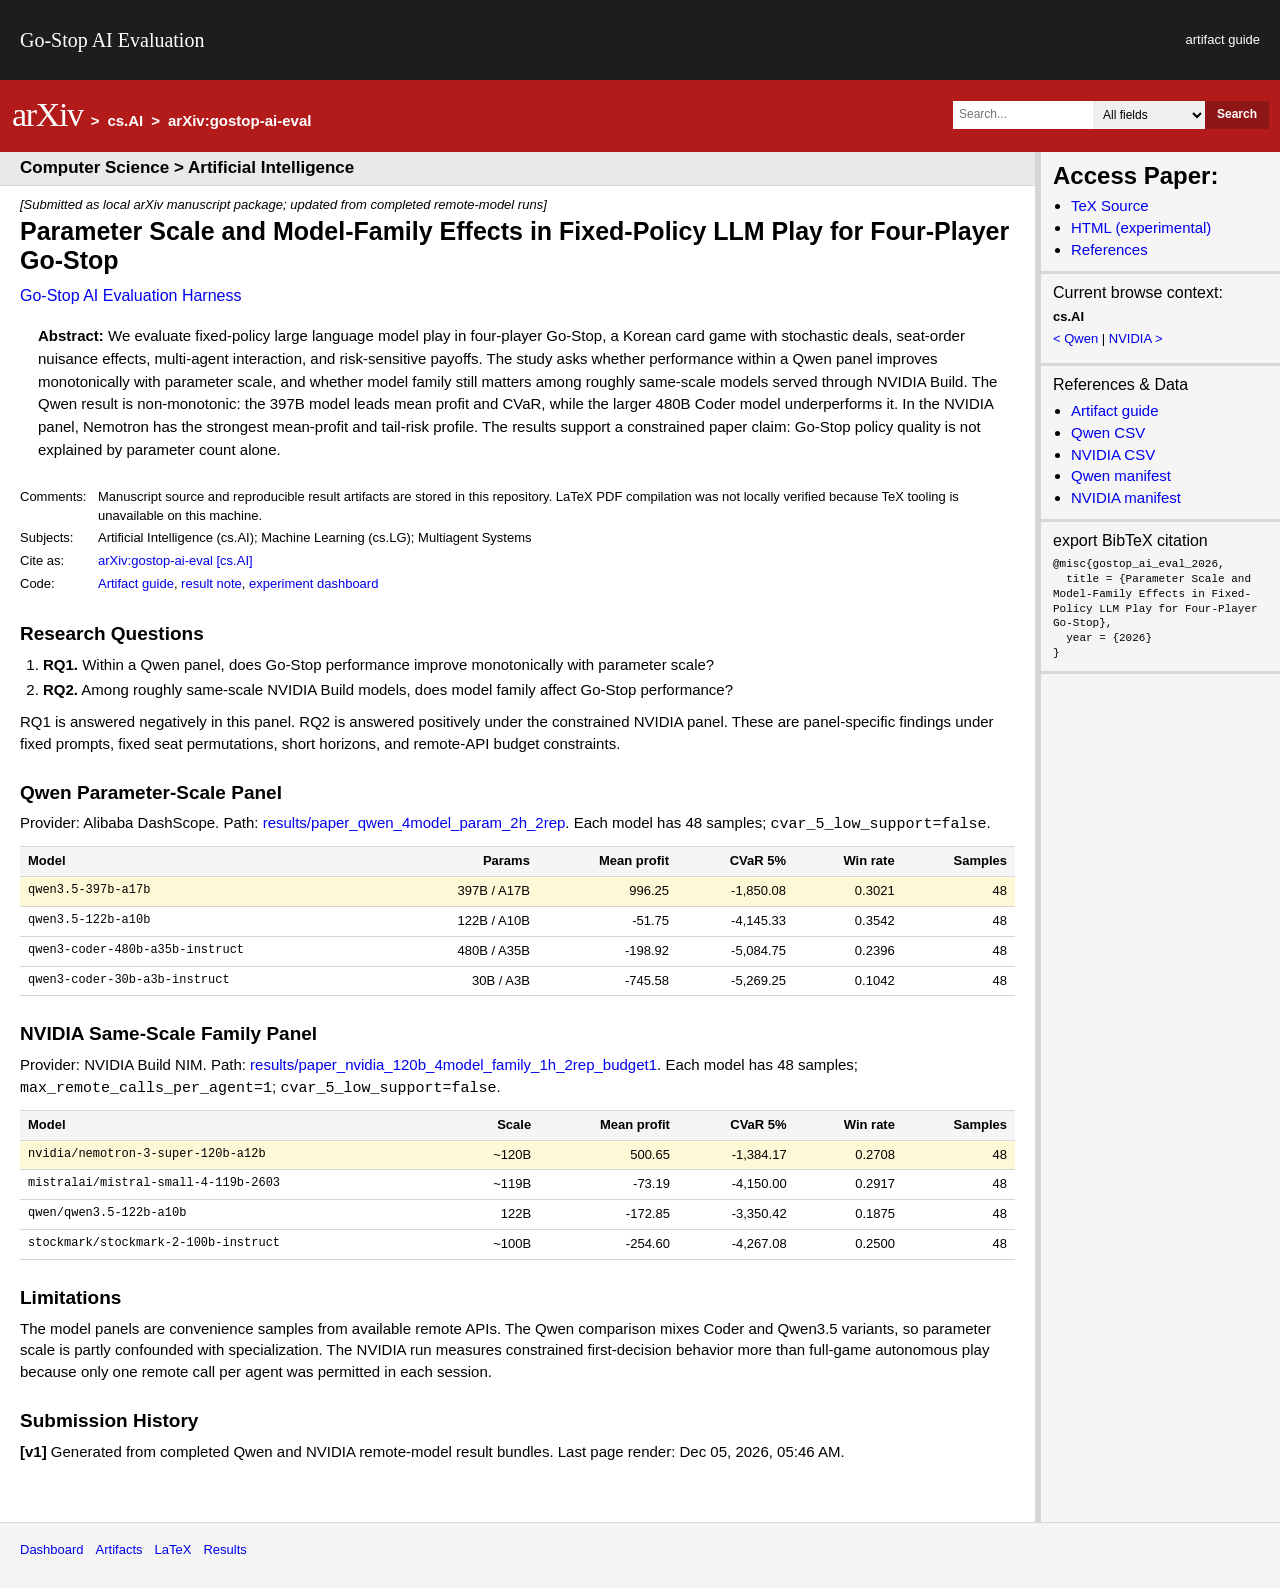
<file: paper.html>
<!DOCTYPE html>
<html lang="ko">
  <head>
    <meta charset="UTF-8" />
    <meta name="viewport" content="width=device-width, initial-scale=1.0" />
    <title>논문 보기</title>
    <script>
      const target = "/dashboard/paper.html" + window.location.search + window.location.hash;
      window.location.replace(target);
    </script>
  </head>
  <body>
    <p><a href="/dashboard/paper.html">논문 보기</a></p>
  </body>
</html>
</file>
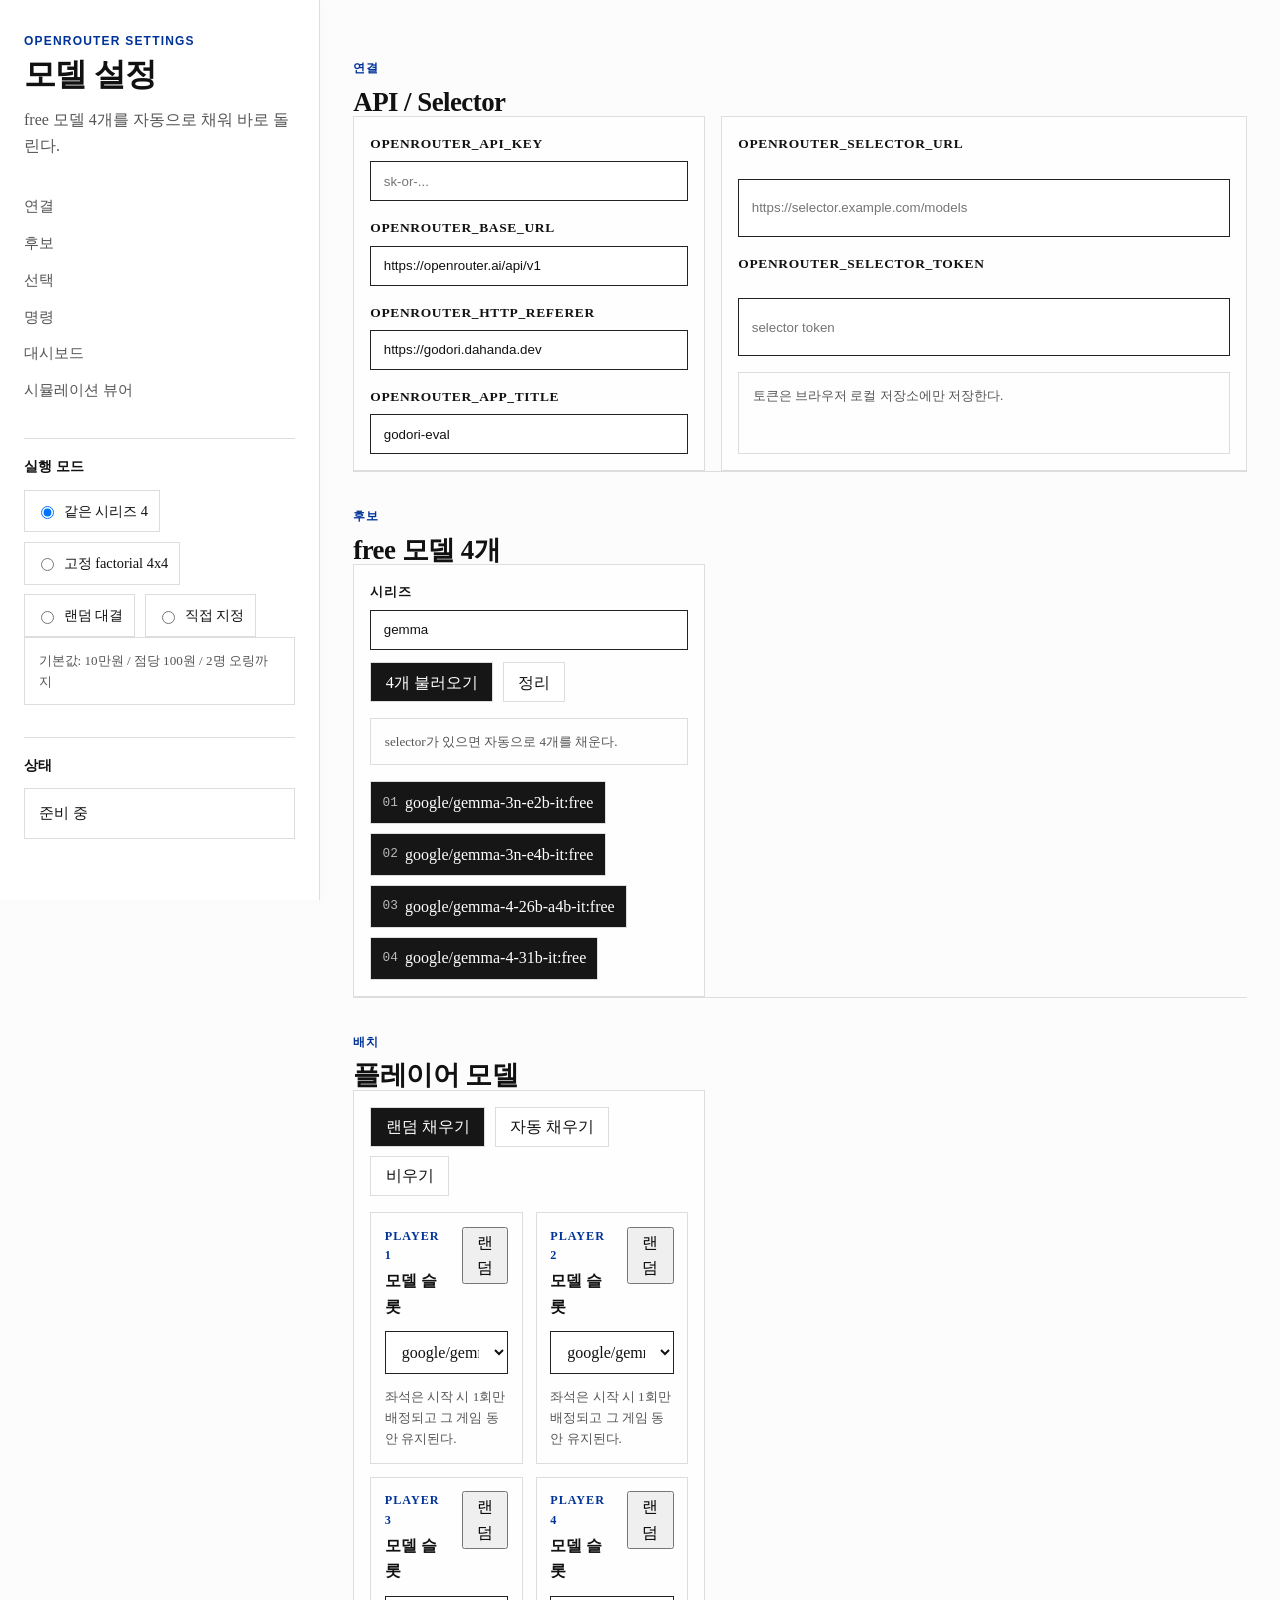
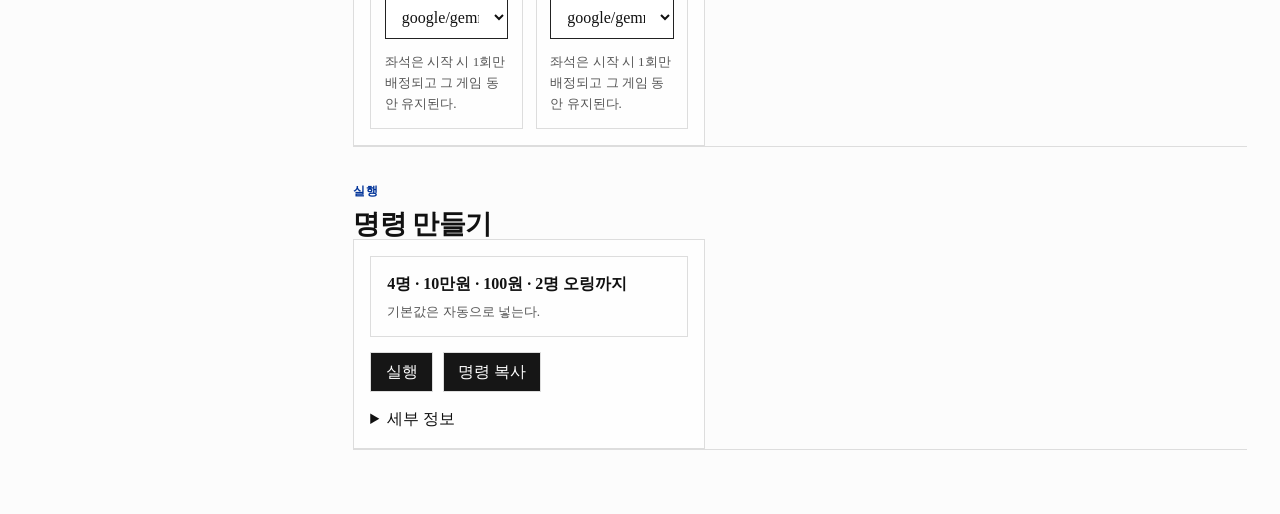
<file: settings.html>
<!DOCTYPE html>
<html lang="ko">
  <head>
    <meta charset="UTF-8" />
    <meta name="viewport" content="width=device-width, initial-scale=1.0" />
    <title>OpenRouter 설정</title>
    <script>
      const target = "/dashboard/settings.html" + window.location.search + window.location.hash;
      window.location.replace(target);
    </script>
  </head>
  <body>
    <p><a href="/dashboard/settings.html">OpenRouter 설정</a></p>
  </body>
</html>
</file>
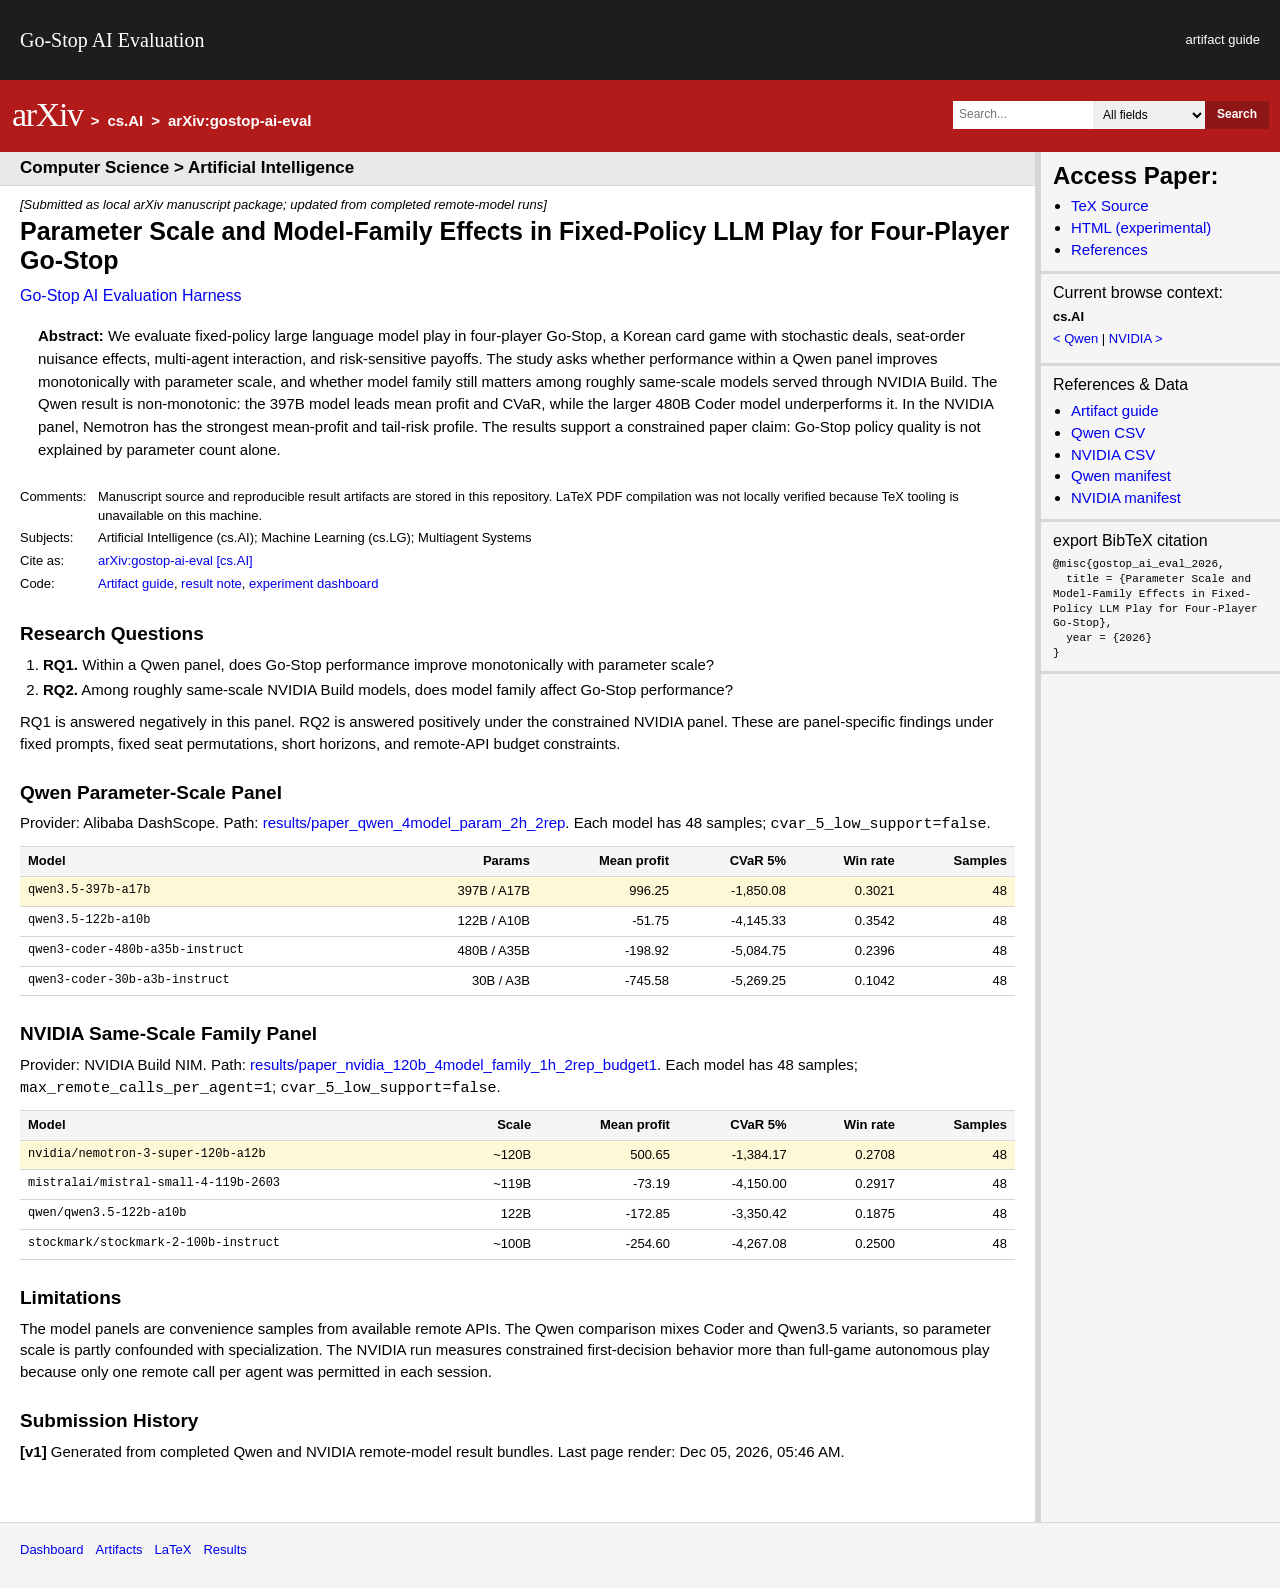
<file: dashboard/paper.html>
<!DOCTYPE html>
<html lang="en">
  <head>
    <meta charset="UTF-8" />
    <meta name="viewport" content="width=device-width, initial-scale=1.0" />
    <title>arXiv view | Go-Stop AI Evaluation</title>
    <link rel="icon" href="data:image/svg+xml,%3Csvg xmlns='http://www.w3.org/2000/svg' viewBox='0 0 16 16'%3E%3Crect width='16' height='16' fill='%23b31b1b'/%3E%3Cpath d='M3 8h10M8 3v10M4.5 4.5l7 7M11.5 4.5l-7 7' stroke='white' stroke-width='1.2'/%3E%3C/svg%3E" />
    <link rel="stylesheet" href="./paper.css" />
  </head>
  <body>
    <header class="site-note" aria-label="repository notice">
      <a href="index.html" class="cornell-mark">Go-Stop AI Evaluation</a>
      <a href="../paper/ARTIFACTS.md">artifact guide</a>
    </header>

    <header class="arxiv-bar" aria-label="arXiv style navigation">
      <div class="arxiv-crumb">
        <a class="arxiv-logo" href="./paper.html" aria-label="arXiv style paper page">arXiv</a>
        <span>&gt;</span>
        <a href="index.html">cs.AI</a>
        <span>&gt;</span>
        <span>arXiv:gostop-ai-eval</span>
      </div>
      <form class="search" action="./paper.html" role="search">
        <input type="search" name="q" placeholder="Search..." aria-label="Search term" />
        <select aria-label="Search field">
          <option>All fields</option>
          <option>Title</option>
          <option>Author</option>
          <option>Abstract</option>
        </select>
        <button type="submit">Search</button>
      </form>
    </header>

    <main id="content" class="paper-shell">
      <article class="abs" aria-labelledby="paper-title">
        <div class="subject-line">Computer Science &gt; Artificial Intelligence</div>

        <p class="dateline">[Submitted as local arXiv manuscript package; updated from completed remote-model runs]</p>
        <h1 id="paper-title">Parameter Scale and Model-Family Effects in Fixed-Policy LLM Play for Four-Player Go-Stop</h1>
        <p class="authors">
          <a href="../paper/arxiv_main.tex">Go-Stop AI Evaluation Harness</a>
        </p>

        <blockquote class="abstract">
          <span class="descriptor">Abstract:</span>
          We evaluate fixed-policy large language model play in four-player Go-Stop, a Korean card game with stochastic deals, seat-order nuisance effects, multi-agent interaction, and risk-sensitive payoffs. The study asks whether performance within a Qwen panel improves monotonically with parameter scale, and whether model family still matters among roughly same-scale models served through NVIDIA Build. The Qwen result is non-monotonic: the 397B model leads mean profit and CVaR, while the larger 480B Coder model underperforms it. In the NVIDIA panel, Nemotron has the strongest mean-profit and tail-risk profile. The results support a constrained paper claim: Go-Stop policy quality is not explained by parameter count alone.
        </blockquote>

        <table class="metadata" aria-label="paper metadata">
          <tbody>
            <tr>
              <th>Comments:</th>
              <td>Manuscript source and reproducible result artifacts are stored in this repository. LaTeX PDF compilation was not locally verified because TeX tooling is unavailable on this machine.</td>
            </tr>
            <tr>
              <th>Subjects:</th>
              <td>Artificial Intelligence (cs.AI); Machine Learning (cs.LG); Multiagent Systems</td>
            </tr>
            <tr>
              <th>Cite as:</th>
              <td><a href="../paper/arxiv_main.tex">arXiv:gostop-ai-eval [cs.AI]</a></td>
            </tr>
            <tr>
              <th>Code:</th>
              <td><a href="../paper/ARTIFACTS.md">Artifact guide</a>, <a href="../paper/remote_model_results.md">result note</a>, <a href="index.html">experiment dashboard</a></td>
            </tr>
          </tbody>
        </table>

        <section class="paper-section" aria-labelledby="rq-title">
          <h2 id="rq-title">Research Questions</h2>
          <ol class="rq-list">
            <li><strong>RQ1.</strong> Within a Qwen panel, does Go-Stop performance improve monotonically with parameter scale?</li>
            <li><strong>RQ2.</strong> Among roughly same-scale NVIDIA Build models, does model family affect Go-Stop performance?</li>
          </ol>
          <p>
            RQ1 is answered negatively in this panel. RQ2 is answered positively under the constrained NVIDIA panel. These are panel-specific findings under fixed prompts, fixed seat permutations, short horizons, and remote-API budget constraints.
          </p>
        </section>

        <section class="paper-section" aria-labelledby="qwen-title">
          <h2 id="qwen-title">Qwen Parameter-Scale Panel</h2>
          <p>
            Provider: Alibaba DashScope. Path:
            <a href="https://github.com/parktaejun-dev/ai-test-with-gostop/tree/main/results/paper_qwen_4model_param_2h_2rep">results/paper_qwen_4model_param_2h_2rep</a>.
            Each model has 48 samples; <code>cvar_5_low_support=false</code>.
          </p>
          <div class="table-scroll">
            <table class="result-table" id="qwen-table">
              <thead>
                <tr>
                  <th>Model</th>
                  <th>Params</th>
                  <th>Mean profit</th>
                  <th>CVaR 5%</th>
                  <th>Win rate</th>
                  <th>Samples</th>
                </tr>
              </thead>
              <tbody></tbody>
            </table>
          </div>
        </section>

        <section class="paper-section" aria-labelledby="nvidia-title">
          <h2 id="nvidia-title">NVIDIA Same-Scale Family Panel</h2>
          <p>
            Provider: NVIDIA Build NIM. Path:
            <a href="https://github.com/parktaejun-dev/ai-test-with-gostop/tree/main/results/paper_nvidia_120b_4model_family_1h_2rep_budget1">results/paper_nvidia_120b_4model_family_1h_2rep_budget1</a>.
            Each model has 48 samples; <code>max_remote_calls_per_agent=1</code>; <code>cvar_5_low_support=false</code>.
          </p>
          <div class="table-scroll">
            <table class="result-table" id="nvidia-table">
              <thead>
                <tr>
                  <th>Model</th>
                  <th>Scale</th>
                  <th>Mean profit</th>
                  <th>CVaR 5%</th>
                  <th>Win rate</th>
                  <th>Samples</th>
                </tr>
              </thead>
              <tbody></tbody>
            </table>
          </div>
        </section>

        <section class="paper-section" aria-labelledby="limits-title">
          <h2 id="limits-title">Limitations</h2>
          <p>
            The model panels are convenience samples from available remote APIs. The Qwen comparison mixes Coder and Qwen3.5 variants, so parameter scale is partly confounded with specialization. The NVIDIA run measures constrained first-decision behavior more than full-game autonomous play because only one remote call per agent was permitted in each session.
          </p>
        </section>

        <section class="paper-section" aria-labelledby="history-title">
          <h2 id="history-title">Submission History</h2>
          <p>
            <strong>[v1]</strong> Generated from completed Qwen and NVIDIA remote-model result bundles. Last page render:
            <span id="render-date">local</span>.
          </p>
        </section>
      </article>

      <aside class="side-panel" aria-label="paper access links">
        <section>
          <h2>Access Paper:</h2>
          <ul>
            <li><a href="../paper/arxiv_main.tex">TeX Source</a></li>
            <li><a href="../paper/remote_model_results.md">HTML (experimental)</a></li>
            <li><a href="../paper/refs.bib">References</a></li>
          </ul>
        </section>

        <section>
          <h3>Current browse context:</h3>
          <p><strong>cs.AI</strong></p>
          <p><a href="#qwen-title">&lt; Qwen</a> | <a href="#nvidia-title">NVIDIA &gt;</a></p>
        </section>

        <section>
          <h3>References &amp; Data</h3>
          <ul>
            <li><a href="../paper/ARTIFACTS.md">Artifact guide</a></li>
            <li><a href="https://github.com/parktaejun-dev/ai-test-with-gostop/blob/main/results/paper_qwen_4model_param_2h_2rep/agent_performance_table.csv">Qwen CSV</a></li>
            <li><a href="https://github.com/parktaejun-dev/ai-test-with-gostop/blob/main/results/paper_nvidia_120b_4model_family_1h_2rep_budget1/agent_performance_table.csv">NVIDIA CSV</a></li>
            <li><a href="https://github.com/parktaejun-dev/ai-test-with-gostop/blob/main/results/paper_qwen_4model_param_2h_2rep/manifest.json">Qwen manifest</a></li>
            <li><a href="https://github.com/parktaejun-dev/ai-test-with-gostop/blob/main/results/paper_nvidia_120b_4model_family_1h_2rep_budget1/manifest.json">NVIDIA manifest</a></li>
          </ul>
        </section>

        <section class="citation">
          <h3>export BibTeX citation</h3>
          <pre id="bibtex">@misc{gostop_ai_eval_2026,
  title = {Parameter Scale and Model-Family Effects in Fixed-Policy LLM Play for Four-Player Go-Stop},
  year = {2026}
}</pre>
        </section>
      </aside>
    </main>

    <footer class="arxiv-footer">
      <a href="index.html">Dashboard</a>
      <a href="../paper/ARTIFACTS.md">Artifacts</a>
      <a href="../paper/arxiv_main.tex">LaTeX</a>
      <a href="../paper/remote_model_results.md">Results</a>
    </footer>

    <script src="./paper.js" defer></script>
  </body>
</html>
</file>
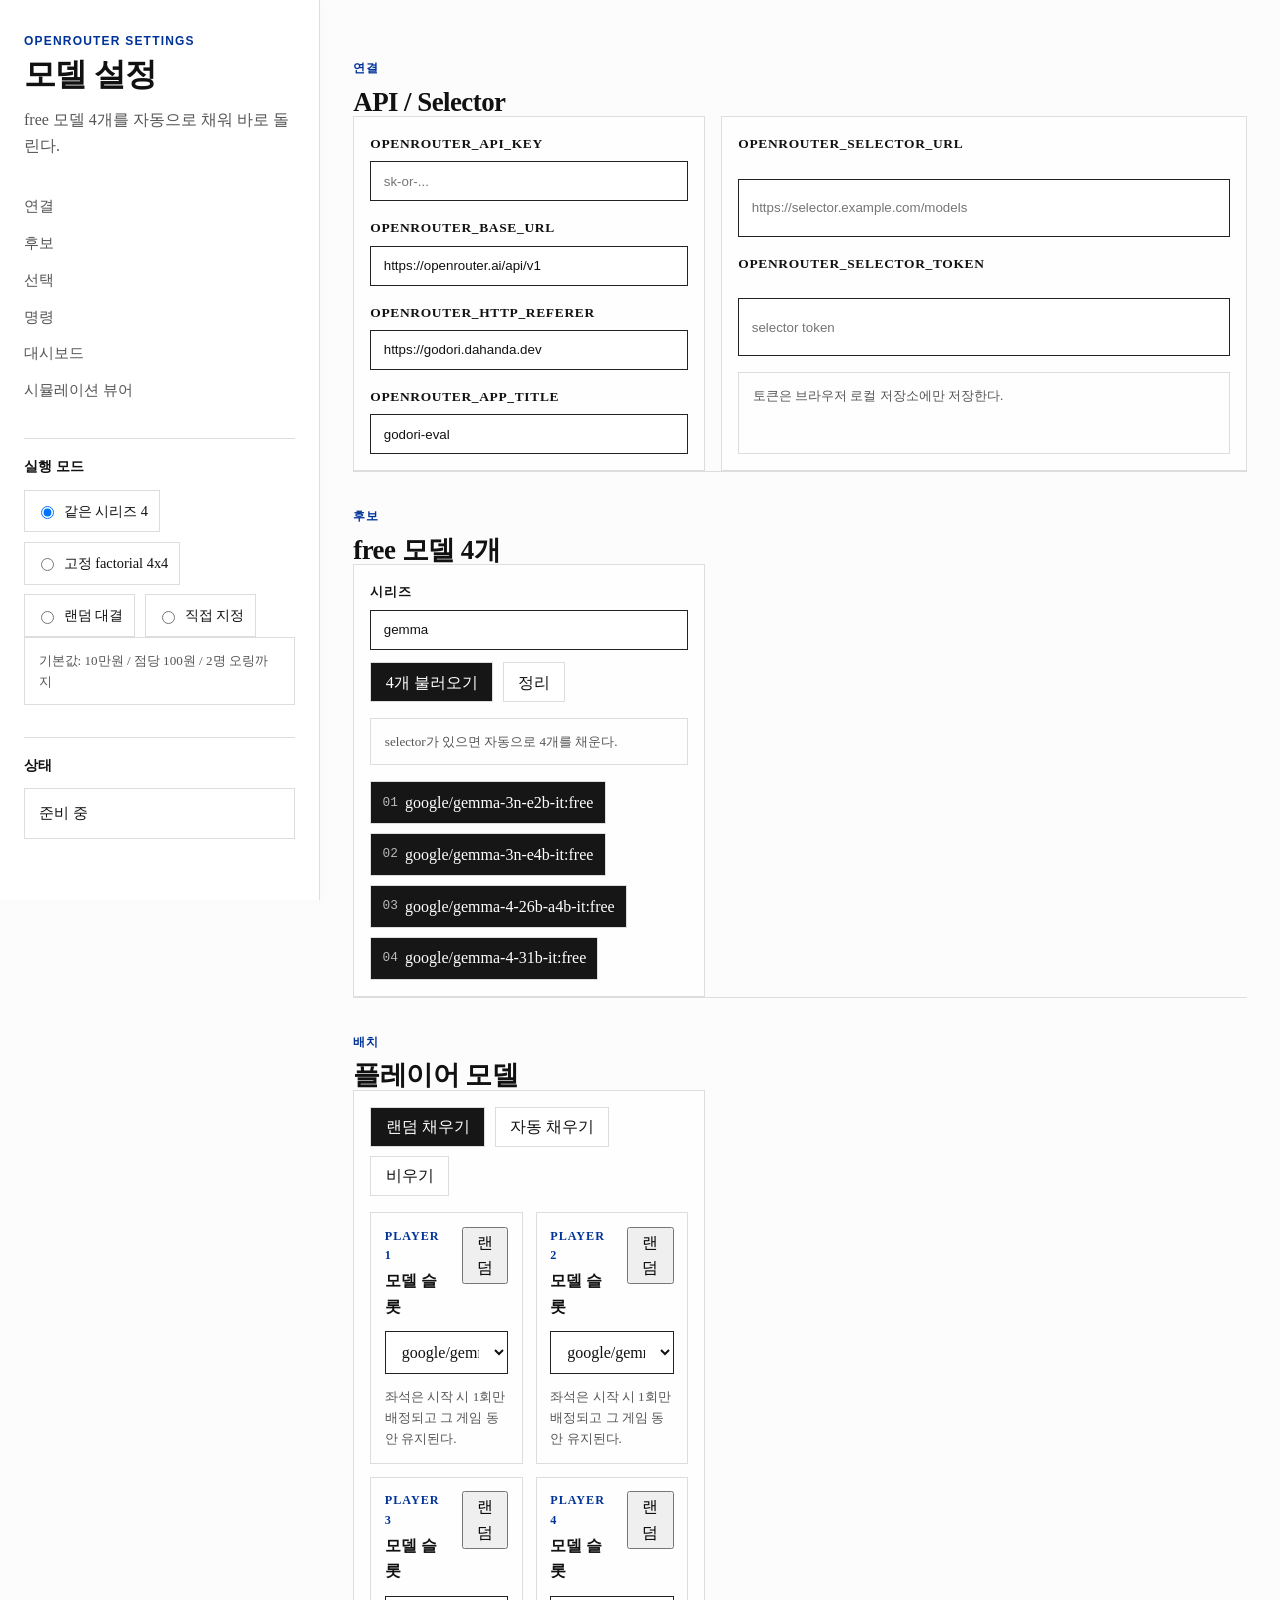
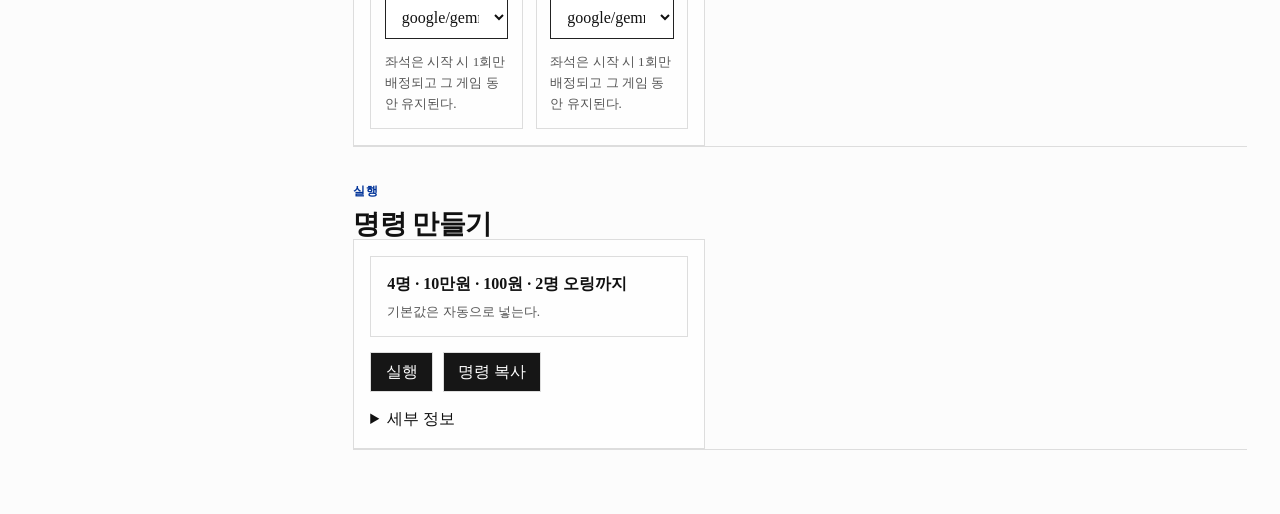
<file: dashboard/settings.html>
<!DOCTYPE html>
<html lang="ko">
  <head>
    <meta charset="UTF-8" />
    <meta name="viewport" content="width=device-width, initial-scale=1.0" />
    <title>OpenRouter 에이전트 설정</title>
    <link rel="stylesheet" href="./styles.css" />
    <style>
      .settings-page .content {
        padding-top: 1.5rem;
      }

      .settings-grid {
        display: grid;
        grid-template-columns: minmax(0, 22rem) minmax(0, 1fr);
        gap: 1rem;
      }

      .settings-panel {
        border: 1px solid var(--line);
        background: rgba(255, 255, 255, 0.4);
        padding: 1rem;
      }

      .settings-stack {
        display: grid;
        gap: 1rem;
      }

      .settings-field {
        display: grid;
        gap: 0.42rem;
      }

      .settings-field label,
      .settings-subtitle {
        font-size: 0.84rem;
        font-weight: 700;
        letter-spacing: 0.05em;
        text-transform: uppercase;
      }

      .settings-field input,
      .settings-field select,
      .settings-field textarea {
        width: 100%;
        border: 1px solid var(--line-strong);
        background: rgba(255, 255, 255, 0.78);
        color: var(--text);
        padding: 0.72rem 0.78rem;
      }

      .settings-field textarea {
        min-height: 7.5rem;
        resize: vertical;
        font-family: var(--mono);
      }

      .settings-hint {
        color: var(--muted);
        font-size: 0.82rem;
      }

      .settings-row {
        display: grid;
        grid-template-columns: repeat(auto-fit, minmax(14rem, 1fr));
        gap: 0.8rem;
      }

      .settings-mode {
        display: flex;
        flex-wrap: wrap;
        gap: 0.6rem;
      }

      .settings-mode label {
        display: inline-flex;
        align-items: center;
        gap: 0.4rem;
        padding: 0.55rem 0.7rem;
        border: 1px solid var(--line);
        background: rgba(255, 255, 255, 0.4);
        font-size: 0.9rem;
      }

      .settings-actions {
        display: flex;
        flex-wrap: wrap;
        gap: 0.6rem;
      }

      .run-banner {
        display: grid;
        gap: 0.25rem;
        padding: 0.9rem 1rem;
        border: 1px solid var(--line);
        background: rgba(255, 255, 255, 0.72);
      }

      .run-banner__title {
        font-size: 1rem;
        font-weight: 700;
      }

      .run-banner__meta {
        color: var(--muted);
        font-size: 0.82rem;
      }

      .player-grid {
        display: grid;
        grid-template-columns: repeat(2, minmax(0, 1fr));
        gap: 0.8rem;
      }

      .player-card {
        display: grid;
        gap: 0.75rem;
        border: 1px solid var(--line);
        background: rgba(255, 255, 255, 0.58);
        padding: 0.85rem;
      }

      .player-card__head {
        display: flex;
        align-items: flex-start;
        justify-content: space-between;
        gap: 0.75rem;
      }

      .player-card__label {
        display: grid;
        gap: 0.15rem;
      }

      .player-card__seat {
        font-size: 0.76rem;
        letter-spacing: 0.08em;
        text-transform: uppercase;
        color: var(--accent);
        font-weight: 700;
      }

      .player-card__title {
        font-size: 1rem;
        font-weight: 700;
      }

      .player-card__meta {
        color: var(--muted);
        font-size: 0.82rem;
      }

      .player-card select {
        width: 100%;
        min-height: 2.7rem;
        border: 1px solid var(--line-strong);
        background: rgba(255, 255, 255, 0.78);
        color: var(--text);
        padding: 0 0.75rem;
      }

      .player-card__actions {
        display: flex;
        flex-wrap: wrap;
        gap: 0.5rem;
      }

      .settings-actions button,
      .command-actions button {
        min-height: 2.5rem;
        border: 1px solid var(--line);
        background: #161616;
        color: #fff;
        padding: 0 0.9rem;
      }

      .settings-actions button.secondary,
      .command-actions button.secondary {
        background: rgba(255, 255, 255, 0.8);
        color: var(--text);
      }

      .token-note {
        padding: 0.75rem 0.85rem;
        border: 1px solid var(--line);
        background: rgba(255, 255, 255, 0.55);
        color: var(--muted);
        font-size: 0.82rem;
      }

      .model-pool,
      .selection-panel,
      .command-panel {
        display: grid;
        gap: 0.9rem;
      }

      .chip-grid {
        display: flex;
        flex-wrap: wrap;
        gap: 0.55rem;
      }

      .chip {
        display: inline-flex;
        align-items: center;
        gap: 0.45rem;
        padding: 0.48rem 0.7rem;
        border: 1px solid var(--line);
        background: rgba(255, 255, 255, 0.55);
        cursor: pointer;
        user-select: none;
      }

      .chip.is-selected {
        background: #161616;
        color: #fff;
      }

      .chip__index {
        font-family: var(--mono);
        color: var(--muted);
        font-size: 0.8rem;
      }

      .chip.is-selected .chip__index {
        color: rgba(255, 255, 255, 0.7);
      }

      .list-box,
      .code-box,
      .preview-box {
        border: 1px solid var(--line);
        background: rgba(255, 255, 255, 0.55);
      }

      .list-box {
        min-height: 10rem;
        max-height: 18rem;
        overflow: auto;
        padding: 0.9rem;
      }

      .list-box ol,
      .list-box ul {
        margin: 0;
        padding-left: 1.2rem;
      }

      .list-box li + li {
        margin-top: 0.35rem;
      }

      .code-box,
      .preview-box {
        padding: 0.9rem;
        font-family: var(--mono);
        white-space: pre-wrap;
        overflow-wrap: anywhere;
      }

      .command-actions {
        display: flex;
        gap: 0.6rem;
        flex-wrap: wrap;
      }

      .command-actions button.primary {
        background: #161616;
        color: #fff;
      }

      .status-line {
        padding: 0.78rem 0.9rem;
        border: 1px solid var(--line);
        background: rgba(255, 255, 255, 0.55);
        font-size: 0.92rem;
      }

      .status-line[data-tone="error"] {
        color: var(--negative);
      }

      .status-line[data-tone="ok"] {
        color: var(--positive);
      }

      @media (max-width: 980px) {
        .settings-grid,
        .settings-row,
        .player-grid {
          grid-template-columns: 1fr;
        }
      }
    </style>
  </head>
  <body class="settings-page">
    <div class="shell">
      <aside class="rail">
        <a class="rail__intro rail__intro--link" href="index.html" aria-label="메인 화면으로 이동">
          <p class="eyebrow">OpenRouter Settings</p>
          <h1>모델 설정</h1>
          <p class="rail__summary">free 모델 4개를 자동으로 채워 바로 돌린다.</p>
        </a>

        <nav class="section-nav" aria-label="설정 섹션">
          <a href="#auth">연결</a>
          <a href="#pool">후보</a>
          <a href="#selection">선택</a>
          <a href="#command">명령</a>
          <a href="index.html" target="_blank" rel="noreferrer">대시보드</a>
          <a href="viewer.html" target="_blank" rel="noreferrer">시뮬레이션 뷰어</a>
        </nav>

        <section class="rail-block">
          <h2>실행 모드</h2>
          <div class="settings-mode" id="mode-switch">
            <label><input type="radio" name="mode" value="series" checked /> 같은 시리즈 4</label>
            <label><input type="radio" name="mode" value="factorial" /> 고정 factorial 4x4</label>
            <label><input type="radio" name="mode" value="random" /> 랜덤 대결</label>
            <label><input type="radio" name="mode" value="manual" /> 직접 지정</label>
          </div>
          <div class="token-note">기본값: 10만원 / 점당 100원 / 2명 오링까지</div>
        </section>

        <section class="rail-block">
          <h2>상태</h2>
          <div class="status-line" id="status-line">준비 중</div>
        </section>
      </aside>

      <main class="content">
        <section class="section" id="auth">
          <div class="section__heading">
            <p class="eyebrow">연결</p>
            <h3>API / Selector</h3>
          </div>
          <div class="settings-grid">
            <div class="settings-panel settings-stack">
              <div class="settings-field">
                <label for="api-key">OPENROUTER_API_KEY</label>
                <input id="api-key" type="password" placeholder="sk-or-..." />
              </div>
              <div class="settings-field">
                <label for="base-url">OPENROUTER_BASE_URL</label>
                <input id="base-url" type="text" value="https://openrouter.ai/api/v1" />
              </div>
              <div class="settings-field">
                <label for="referer">OPENROUTER_HTTP_REFERER</label>
                <input id="referer" type="text" value="https://godori.dahanda.dev" />
              </div>
              <div class="settings-field">
                <label for="app-title">OPENROUTER_APP_TITLE</label>
                <input id="app-title" type="text" value="godori-eval" />
              </div>
            </div>
            <div class="settings-panel settings-stack">
              <div class="settings-field">
                <label for="selector-url">OPENROUTER_SELECTOR_URL</label>
                <input id="selector-url" type="text" placeholder="https://selector.example.com/models" />
              </div>
              <div class="settings-field">
                <label for="selector-token">OPENROUTER_SELECTOR_TOKEN</label>
                <input id="selector-token" type="password" placeholder="selector token" />
              </div>
              <div class="token-note">토큰은 브라우저 로컬 저장소에만 저장한다.</div>
            </div>
          </div>
        </section>

        <section class="section" id="pool">
          <div class="section__heading">
            <p class="eyebrow">후보</p>
            <h3>free 모델 4개</h3>
          </div>
          <div class="settings-grid">
            <div class="settings-panel settings-stack">
              <div class="settings-row">
                <div class="settings-field">
                  <label for="family">시리즈</label>
                  <input id="family" type="text" value="gemma" />
                </div>
                <div class="settings-actions" style="align-self: end;">
                  <button id="fetch-selector" type="button">4개 불러오기</button>
                  <button id="normalize-manual" class="secondary" type="button">정리</button>
                </div>
              </div>
              <div class="settings-field" id="manual-models-field">
                <label for="manual-models">직접 입력</label>
                <textarea id="manual-models" placeholder="google/gemma-3n-e2b-it:free, google/gemma-3n-e4b-it:free, google/gemma-4-26b-a4b-it:free, google/gemma-4-31b-it:free"></textarea>
              </div>
              <div class="token-note">selector가 있으면 자동으로 4개를 채운다.</div>
              <div class="chip-grid" id="candidate-chip-grid"></div>
            </div>
          </div>
        </section>

        <section class="section" id="selection">
          <div class="section__heading">
            <p class="eyebrow">배치</p>
            <h3>플레이어 모델</h3>
          </div>
          <div class="settings-grid">
            <div class="settings-panel settings-stack">
              <div class="settings-actions">
                <button id="random-pick" type="button">랜덤 채우기</button>
                <button id="fill-from-pool" class="secondary" type="button">자동 채우기</button>
                <button id="clear-selection" class="secondary" type="button">비우기</button>
              </div>
              <div class="player-grid" id="player-grid"></div>
            </div>
          </div>
        </section>

        <section class="section" id="command">
          <div class="section__heading">
            <p class="eyebrow">실행</p>
            <h3>명령 만들기</h3>
          </div>
          <div class="settings-grid">
            <div class="settings-panel command-panel">
              <div class="run-banner">
                <div class="run-banner__title">4명 · 10만원 · 100원 · 2명 오링까지</div>
                <div class="run-banner__meta">기본값은 자동으로 넣는다.</div>
              </div>
              <div class="settings-actions">
                <button id="run-now" class="primary" type="button">실행</button>
                <button id="copy-command" type="button">명령 복사</button>
              </div>
              <details class="preview-toggle">
                <summary>세부 정보</summary>
                <div class="settings-grid">
                  <div class="settings-panel settings-stack">
                    <p class="settings-subtitle">환경변수</p>
                    <div class="code-box" id="env-block"></div>
                    <div class="command-actions">
                      <button id="copy-env" type="button">복사</button>
                    </div>
                  </div>
                  <div class="settings-panel settings-stack">
                    <p class="settings-subtitle">명령</p>
                    <div class="code-box" id="command-block"></div>
                    <div class="command-actions">
                      <button id="copy-all" class="secondary" type="button">전체 복사</button>
                    </div>
                  </div>
                </div>
              </details>
            </div>
          </div>
        </section>
      </main>
    </div>

    <script>
      const STORAGE_KEY = "godori-settings-public";
      const SECRET_STORAGE_KEY = "godori-settings-secret";
      const INTERNAL_SEED = 7;

      const DEFAULTS = {
        mode: "series",
        baseUrl: "https://openrouter.ai/api/v1",
        referer: "https://godori.dahanda.dev",
        appTitle: "godori-eval",
        selectorUrl: "",
        family: "gemma",
        manualModels: [
          "google/gemma-3n-e2b-it:free",
          "google/gemma-3n-e4b-it:free",
          "google/gemma-4-26b-a4b-it:free",
          "google/gemma-4-31b-it:free",
        ].join("\n"),
      };

      const SECRET_DEFAULTS = {
        apiKey: "",
        selectorToken: "",
      };

      const FAMILY_FALLBACKS = {
        "gemma": [
          "google/gemma-3n-e2b-it:free",
          "google/gemma-3n-e4b-it:free",
          "google/gemma-4-26b-a4b-it:free",
          "google/gemma-4-31b-it:free",
        ],
        "gemma-4": [
          "google/gemma-4-26b-a4b-it:free",
          "google/gemma-4-31b-it:free",
        ],
        "gemma-3": [
          "google/gemma-3-4b-it:free",
          "google/gemma-3-12b-it:free",
          "google/gemma-3-27b-it:free",
        ],
      };

      const state = {
        candidateModels: [],
        selectedModels: [],
        seatOrderModels: [],
        seatOrderKey: "",
        activeJobId: "",
        pollTimer: null,
      };

      const dom = {};

      document.addEventListener("DOMContentLoaded", async () => {
        bindDom();
        hydrate();
        bindEvents();
        syncUi();
        await primeModels();
      });

      function bindDom() {
        dom.modeInputs = Array.from(document.querySelectorAll('input[name="mode"]'));
        dom.statusLine = document.querySelector("#status-line");
        dom.apiKey = document.querySelector("#api-key");
        dom.baseUrl = document.querySelector("#base-url");
        dom.referer = document.querySelector("#referer");
        dom.appTitle = document.querySelector("#app-title");
        dom.selectorUrl = document.querySelector("#selector-url");
        dom.selectorToken = document.querySelector("#selector-token");
        dom.family = document.querySelector("#family");
        dom.manualModels = document.querySelector("#manual-models");
        dom.fetchSelector = document.querySelector("#fetch-selector");
        dom.normalizeManual = document.querySelector("#normalize-manual");
        dom.randomPick = document.querySelector("#random-pick");
        dom.fillFromPool = document.querySelector("#fill-from-pool");
        dom.clearSelection = document.querySelector("#clear-selection");
        dom.runNow = document.querySelector("#run-now");
        dom.candidateChipGrid = document.querySelector("#candidate-chip-grid");
        dom.playerGrid = document.querySelector("#player-grid");
        dom.envBlock = document.querySelector("#env-block");
        dom.commandBlock = document.querySelector("#command-block");
        dom.copyEnv = document.querySelector("#copy-env");
        dom.copyCommand = document.querySelector("#copy-command");
        dom.copyAll = document.querySelector("#copy-all");
      }

      function hydrate() {
        const saved = parseJson(localStorage.getItem(STORAGE_KEY), DEFAULTS);
        const secrets = parseJson(localStorage.getItem(SECRET_STORAGE_KEY), SECRET_DEFAULTS);
        const merged = { ...DEFAULTS, ...saved };
        const mode = normalizeMode(merged.mode);
        dom.modeInputs.forEach((input) => {
          input.checked = input.value === mode;
        });
        dom.baseUrl.value = merged.baseUrl;
        dom.referer.value = merged.referer;
        dom.appTitle.value = merged.appTitle;
        dom.selectorUrl.value = merged.selectorUrl;
        dom.family.value = merged.family;
        dom.manualModels.value = merged.manualModels;
        dom.apiKey.value = secrets.apiKey ?? "";
        dom.selectorToken.value = secrets.selectorToken ?? "";

        const initial = completeModelPool(uniqueModels(parseModels(merged.manualModels)), merged.family);
        state.candidateModels = initial;
        state.selectedModels = Array.isArray(saved.selectedModels) ? saved.selectedModels.slice(0, 4) : [];
        if (!state.selectedModels.length && initial.length) {
          state.selectedModels = cycleModels(initial, 4).slice(0, 4);
        }
        state.seatOrderModels = [];
        state.seatOrderKey = "";
      }

      function bindEvents() {
        dom.modeInputs.forEach((input) => input.addEventListener("change", syncUi));

        [
          dom.baseUrl,
          dom.referer,
          dom.appTitle,
          dom.selectorUrl,
          dom.manualModels,
        ].forEach((element) => element.addEventListener("input", syncUi));

        dom.family.addEventListener("input", async () => {
          state.candidateModels = [];
          state.selectedModels = [];
          state.seatOrderModels = [];
          state.seatOrderKey = "";
          await primeModels();
        });

        [dom.apiKey, dom.selectorToken].forEach((element) =>
          element.addEventListener("input", syncUi)
        );

        dom.normalizeManual.addEventListener("click", () => {
          state.candidateModels = completeModelPool(uniqueModels(parseModels(dom.manualModels.value)), dom.family.value.trim() || "gemma");
          setStatus(`수동 입력에서 ${state.candidateModels.length}개 모델을 정리했다.`, "ok");
          syncUi();
        });

        dom.fillFromPool.addEventListener("click", () => {
          const mode = currentMode();
          state.selectedModels = mode === "random"
            ? pickRandomPlayers()
            : cycleModels(state.candidateModels, 4).slice(0, 4);
          state.seatOrderKey = "";
          state.seatOrderModels = [];
          setStatus("후보군 기준으로 4개 모델을 채웠다.", "ok");
          syncUi();
        });

        dom.clearSelection.addEventListener("click", () => {
          state.selectedModels = [];
          state.seatOrderKey = "";
          state.seatOrderModels = [];
          setStatus("플레이어 모델 선택을 비웠다.", "ok");
          syncUi();
        });

        dom.randomPick.addEventListener("click", () => {
          state.selectedModels = pickRandomPlayers();
          state.seatOrderKey = "";
          state.seatOrderModels = [];
          setStatus("랜덤으로 4개 플레이어 모델을 선택했다.", "ok");
          syncUi();
        });

        dom.fetchSelector.addEventListener("click", fetchFromSelector);
        dom.runNow.addEventListener("click", runCommand);

        dom.copyEnv.addEventListener("click", () => copyText(dom.envBlock.textContent));
        dom.copyCommand.addEventListener("click", () => copyText(dom.commandBlock.textContent));
        dom.copyAll.addEventListener("click", () =>
          copyText(`${dom.envBlock.textContent}\n\n${dom.commandBlock.textContent}`)
        );
      }

      async function primeModels() {
        if (dom.selectorUrl.value.trim()) {
          await fetchFromSelector({ silent: true });
          return;
        }
        state.candidateModels = completeModelPool(
          uniqueModels(parseModels(dom.manualModels.value)),
          dom.family.value.trim() || "gemma"
        );
        const mode = currentMode();
        if (mode === "random") {
          state.selectedModels = pickRandomPlayers();
        } else if (mode !== "manual" && !state.selectedModels.length) {
          state.selectedModels = cycleModels(state.candidateModels, 4).slice(0, 4);
        }
        syncUi();
      }

      async function fetchFromSelector({ silent = false } = {}) {
        const selectorUrl = dom.selectorUrl.value.trim();
        if (!selectorUrl) {
          state.candidateModels = completeModelPool(
            uniqueModels(parseModels(dom.manualModels.value)),
            dom.family.value.trim() || "gemma"
          );
          if (currentMode() === "random") {
            state.selectedModels = pickRandomPlayers();
          } else if (currentMode() !== "manual" && !state.selectedModels.length) {
            state.selectedModels = cycleModels(state.candidateModels, 4).slice(0, 4);
          }
          if (!silent) {
            setStatus("기본 free 모델 4개를 채웠다.", "ok");
          }
          syncUi();
          return;
        }
        const body = buildSelectorBody();

        try {
          const headers = { "Content-Type": "application/json" };
          const token = dom.selectorToken.value.trim();
          if (token) {
            headers["Authorization"] = `Bearer ${token}`;
          }
          const response = await fetch(selectorUrl, {
            method: "POST",
            headers,
            body: JSON.stringify(body),
          });
          if (!response.ok) {
            throw new Error(`selector ${response.status}`);
          }
          const payload = await response.json();
          const models = normalizeSelectorModels(payload);
          if (!models.length) {
            throw new Error("selector가 빈 목록을 반환했다");
          }
          state.candidateModels = completeModelPool(models, dom.family.value.trim() || "gemma");
          const mode = currentMode();
          if (mode === "series") {
            state.selectedModels = cycleModels(state.candidateModels, 4).slice(0, 4);
          } else if (mode === "random") {
            state.selectedModels = pickRandomPlayers();
          } else if (mode !== "manual" && !state.selectedModels.length) {
            state.selectedModels = cycleModels(state.candidateModels, 4).slice(0, 4);
          }
          setStatus(`selector에서 ${models.length}개 모델을 불러왔다.`, "ok");
          syncUi();
        } catch (error) {
          state.candidateModels = completeModelPool(
            uniqueModels(parseModels(dom.manualModels.value)),
            dom.family.value.trim() || "gemma"
          );
          if (currentMode() === "random") {
            state.selectedModels = pickRandomPlayers();
          } else if (currentMode() !== "manual" && !state.selectedModels.length) {
            state.selectedModels = cycleModels(state.candidateModels, 4).slice(0, 4);
          }
          if (!silent) {
            setStatus(`selector 실패, fallback 4개를 쓴다.`, "ok");
          }
          syncUi();
        }
      }

      function syncUi() {
        persist();
        applyModeVisibility();
        if (!state.candidateModels.length) {
          state.candidateModels = completeModelPool(uniqueModels(parseModels(dom.manualModels.value)), dom.family.value.trim() || "gemma");
        }
        if (!state.selectedModels.length && state.candidateModels.length && currentMode() !== "manual") {
          state.selectedModels = cycleModels(state.candidateModels, 4).slice(0, 4);
        }
        ensureSeatOrder();
        renderCandidates();
        renderPlayerSlots();
        dom.envBlock.textContent = buildEnvBlock();
        dom.commandBlock.textContent = buildCommandBlock();
        if (!dom.statusLine.textContent || dom.statusLine.textContent === "설정 로드 중") {
          setStatus("설정 페이지 준비 완료", "ok");
        }
      }

      function applyModeVisibility() {
        const mode = currentMode();
        const familyField = dom.family.closest(".settings-field");
        const manualField = dom.manualModels.closest(".settings-field");
        if (familyField) {
          familyField.style.display = mode === "series" ? "" : "none";
        }
        if (manualField) {
          manualField.style.display = mode === "manual" ? "" : "none";
        }
      }

      function renderCandidates() {
        if (!state.candidateModels.length) {
          dom.candidateChipGrid.innerHTML = '<div class="settings-hint">후보 모델이 없다. selector에서 불러오거나 수동 입력을 정리해라.</div>';
          return;
        }

        dom.candidateChipGrid.innerHTML = state.candidateModels
          .map((model, index) => {
            const selected = state.selectedModels.includes(model) ? " is-selected" : "";
            return `<div class="chip${selected}" data-model="${escapeAttr(model)}">
              <span class="chip__index">${String(index + 1).padStart(2, "0")}</span>
              <span>${escapeHtml(model)}</span>
            </div>`;
          })
          .join("");
      }

      function renderPlayerSlots() {
        const models = getPlayerModels();
        dom.playerGrid.innerHTML = Array.from({ length: 4 }, (_, index) => {
          const current = models[index] ?? "";
          const options = state.candidateModels.length
            ? state.candidateModels
                .map(
                  (model) =>
                    `<option value="${escapeAttr(model)}"${model === current ? " selected" : ""}>${escapeHtml(model)}</option>`
                )
                .join("")
            : '<option value="">후보 모델이 없음</option>';
          return `
            <article class="player-card">
              <div class="player-card__head">
                <div class="player-card__label">
                  <div class="player-card__seat">Player ${index + 1}</div>
                  <div class="player-card__title">모델 슬롯</div>
                </div>
                <button type="button" class="secondary" data-player-random="${index}">랜덤</button>
              </div>
              <select data-player-select="${index}">
                <option value="">모델 선택</option>
                ${options}
              </select>
              <div class="player-card__meta">좌석은 시작 시 1회만 배정되고 그 게임 동안 유지된다.</div>
            </article>
          `;
        }).join("");

        dom.playerGrid.querySelectorAll("[data-player-select]").forEach((select) => {
          select.addEventListener("change", () => {
            const index = Number(select.dataset.playerSelect);
            const next = getPlayerModels();
            next[index] = select.value;
            state.selectedModels = next;
            syncUi();
          });
        });

        dom.playerGrid.querySelectorAll("[data-player-random]").forEach((button) => {
          button.addEventListener("click", () => {
            const index = Number(button.dataset.playerRandom);
            const pool = state.candidateModels.length ? state.candidateModels : uniqueModels(parseModels(dom.manualModels.value));
            if (!pool.length) {
              setStatus("랜덤 선택할 후보 모델이 없다.", "error");
              return;
            }
            const next = getPlayerModels();
            next[index] = pickRandomModelForSeat(pool, index, INTERNAL_SEED);
            state.selectedModels = next;
            syncUi();
          });
        });
      }

      function buildEnvBlock() {
        const lines = [];
        if (dom.apiKey.value.trim()) {
          lines.push(`export OPENROUTER_API_KEY=${shellQuote(dom.apiKey.value.trim())}`);
        } else {
          lines.push("export OPENROUTER_API_KEY=...");
        }
        lines.push(`export OPENROUTER_BASE_URL=${shellQuote(dom.baseUrl.value.trim() || DEFAULTS.baseUrl)}`);
        lines.push(`export OPENROUTER_HTTP_REFERER=${shellQuote(dom.referer.value.trim() || DEFAULTS.referer)}`);
        lines.push(`export OPENROUTER_APP_TITLE=${shellQuote(dom.appTitle.value.trim() || DEFAULTS.appTitle)}`);
        if (dom.selectorUrl.value.trim()) {
          lines.push(`export OPENROUTER_SELECTOR_URL=${shellQuote(dom.selectorUrl.value.trim())}`);
        }
        if (dom.selectorToken.value.trim()) {
          lines.push(`export OPENROUTER_SELECTOR_TOKEN=${shellQuote(dom.selectorToken.value.trim())}`);
        }
        return lines.join("\n");
      }

      function buildCommandBlock() {
        const mode = currentMode();
        if (mode === "factorial") {
          return "python3 -m experiments.openrouter_factorial_study";
        }
        if (mode === "series") {
          return `python3 -m experiments.openrouter_family_eval --family ${shellQuote(dom.family.value.trim() || "gemma")}`;
        }

        const models = buildPlayerModelsForCommand();

        if (!models.length) {
          return "# 플레이어 모델이 없다. selector에서 불러오거나 수동 입력을 정리해야 한다.";
        }

        return `python3 -m experiments.openrouter_player_eval --seat-models ${shellQuote(models.join(","))}`;
      }

      function buildSelectorBody() {
        const mode = currentMode();
        if (mode === "factorial") {
          return {
            count: 4,
            free_only: true,
            same_family_only: false,
            strategy: "fixed_factorial_panel",
          };
        }
        if (mode === "random") {
          return {
            count: 4,
            free_only: true,
            same_family_only: false,
            strategy: "random_battle",
          };
        }
        if (mode === "manual") {
          return {
            count: 4,
            free_only: true,
            same_family_only: false,
            strategy: "manual_fill",
          };
        }
        return {
          count: 4,
          family: dom.family.value.trim() || "gemma",
          free_only: true,
          same_family_only: true,
          strategy: "parameter_sweep",
        };
      }

      function currentMode() {
        return normalizeMode(dom.modeInputs.find((input) => input.checked)?.value || "series");
      }

      function normalizeMode(mode) {
        if (mode === "fixed") return "manual";
        if (mode === "sweep") return "series";
        if (mode === "random" || mode === "series" || mode === "manual" || mode === "factorial") return mode;
        return "series";
      }

      function persist() {
        const payload = {
          mode: currentMode(),
          baseUrl: dom.baseUrl.value,
          referer: dom.referer.value,
          appTitle: dom.appTitle.value,
          selectorUrl: dom.selectorUrl.value,
          family: dom.family.value,
          manualModels: dom.manualModels.value,
          selectedModels: state.selectedModels,
        };
        localStorage.setItem(STORAGE_KEY, JSON.stringify(payload));
        localStorage.setItem(
          SECRET_STORAGE_KEY,
          JSON.stringify({
            apiKey: dom.apiKey.value,
            selectorToken: dom.selectorToken.value,
          })
        );
      }

      function normalizeSelectorModels(payload) {
        let items = [];
        if (Array.isArray(payload)) {
          items = payload;
        } else if (payload && typeof payload === "object") {
          items = payload.models || payload.model_ids || payload.items || [];
        }
        return uniqueModels(
          items
            .map((item) => {
              if (typeof item === "string") return item;
              if (item && typeof item === "object") {
                return item.id || item.model_id || item.name || "";
              }
              return "";
            })
            .filter(Boolean)
        );
      }

      function parseModels(raw) {
        return raw
          .split(/[\n,]/g)
          .map((item) => item.trim())
          .filter(Boolean);
      }

      function uniqueModels(items) {
        return Array.from(new Set(items));
      }

      function completeModelPool(items, family) {
        const fallback = FAMILY_FALLBACKS[family] ?? [];
        return uniqueModels([...items, ...fallback]);
      }

      function cycleModels(items, count) {
        if (!items.length || count <= 0) {
          return [];
        }
        return Array.from({ length: count }, (_, index) => items[index % items.length]);
      }

      function sampleDeterministic(items, count, seed) {
        const pool = [...items];
        const rng = mulberry32(hashSeed(seed));
        for (let index = pool.length - 1; index > 0; index -= 1) {
          const target = Math.floor(rng() * (index + 1));
          [pool[index], pool[target]] = [pool[target], pool[index]];
        }
        return pool.slice(0, Math.min(count, pool.length));
      }

      function pickRandomPlayers() {
        const pool = state.candidateModels.length ? state.candidateModels : uniqueModels(parseModels(dom.manualModels.value));
        if (!pool.length) {
          return [];
        }
        if (pool.length >= 4) {
          return sampleDeterministic(pool, 4, INTERNAL_SEED);
        }
        const rng = mulberry32(hashSeed(`${INTERNAL_SEED}:${pool.join("|")}`));
        return Array.from({ length: 4 }, () => pool[Math.floor(rng() * pool.length)]);
      }

      function getPlayerModels() {
        if (state.selectedModels.length) {
          const models = state.selectedModels.slice(0, 4);
          if (models.length === 4) {
            return models;
          }
          return cycleModels(models.filter(Boolean), 4);
        }
        if (currentMode() === "manual") {
          return [];
        }
        const fallback = state.candidateModels.length ? state.candidateModels : uniqueModels(parseModels(dom.manualModels.value));
        return cycleModels(fallback, 4);
      }

      function buildPlayerModelsForCommand() {
        if (!getPlayerModels().filter(Boolean).length) {
          return [];
        }
        return ensureSeatOrder();
      }

      async function runCommand() {
        syncUi();
        const payload = buildRunPayload();
        if (!payload) {
          return;
        }
        dom.runNow.disabled = true;
        setStatus("실행 요청을 보내는 중", "");
        try {
          const response = await fetch("/api/run", {
            method: "POST",
            headers: {
              "Content-Type": "application/json",
            },
            body: JSON.stringify(payload),
          });
          const result = await response.json();
          if (!response.ok) {
            if (response.status === 409 && result.job_id) {
              state.activeJobId = result.job_id;
              pollJobStatus();
            }
            throw new Error(result.error || `실행 요청 실패 (${response.status})`);
          }
          state.activeJobId = result.job_id;
          setStatus(`실행을 시작했다. run=${result.run_name}`, "ok");
          pollJobStatus();
        } catch (error) {
          dom.runNow.disabled = false;
          setStatus(error.message || "실행 요청에 실패했다.", "error");
        }
      }

      function buildRunPayload() {
        const payload = {
          mode: currentMode(),
          api_key: dom.apiKey.value.trim(),
          base_url: dom.baseUrl.value.trim() || DEFAULTS.baseUrl,
          referer: dom.referer.value.trim() || DEFAULTS.referer,
          app_title: dom.appTitle.value.trim() || DEFAULTS.appTitle,
          selector_url: dom.selectorUrl.value.trim(),
          selector_token: dom.selectorToken.value.trim(),
          family: dom.family.value.trim() || "gemma",
          seat_models: buildPlayerModelsForCommand(),
        };

        if (payload.mode === "factorial") {
          payload.family = "";
          payload.seat_models = [];
          return payload;
        }

        if (payload.mode !== "series" && payload.seat_models.length !== 4) {
          setStatus("플레이어 모델 4개를 먼저 확정해라.", "error");
          return null;
        }
        return payload;
      }

      async function pollJobStatus() {
        if (!state.activeJobId) {
          return;
        }
        if (state.pollTimer) {
          clearTimeout(state.pollTimer);
          state.pollTimer = null;
        }
        try {
          const response = await fetch(`/api/jobs/${encodeURIComponent(state.activeJobId)}`, {
            cache: "no-store",
          });
          const result = await response.json();
          if (!response.ok) {
            throw new Error(result.error || `상태 조회 실패 (${response.status})`);
          }
          if (result.status === "queued") {
            setStatus("실행 대기 중", "");
            dom.runNow.disabled = true;
            state.pollTimer = window.setTimeout(pollJobStatus, 1500);
            return;
          }
          if (result.status === "running") {
            setStatus(`실행 중: ${result.request?.run_name || result.id}`, "");
            dom.runNow.disabled = true;
            state.pollTimer = window.setTimeout(pollJobStatus, 2500);
            return;
          }
          if (result.status === "completed") {
            dom.runNow.disabled = false;
            state.activeJobId = "";
            setStatus(`실행 완료. ${result.request?.run_name || ""}`, "ok");
            window.location.href = result.dashboard_url || `/index.html?run=${encodeURIComponent(result.request?.run_name || "")}`;
            return;
          }
          dom.runNow.disabled = false;
          state.activeJobId = "";
          setStatus(result.error || "실행이 실패했다.", "error");
        } catch (error) {
          dom.runNow.disabled = false;
          setStatus(error.message || "상태 조회에 실패했다.", "error");
        }
      }

      function randomizeSeatOrder(models) {
        const pool = [...models];
        const rng = mulberry32(hashSeed(`${INTERNAL_SEED}:${pool.join("|")}`));
        for (let index = pool.length - 1; index > 0; index -= 1) {
          const target = Math.floor(rng() * (index + 1));
          [pool[index], pool[target]] = [pool[target], pool[index]];
        }
        return pool;
      }

      function ensureSeatOrder() {
        const models = getPlayerModels().filter(Boolean);
        if (!models.length) {
          state.seatOrderModels = [];
          state.seatOrderKey = "";
          return [];
        }
        const key = `${INTERNAL_SEED}:${models.join("|")}`;
        if (state.seatOrderKey !== key || state.seatOrderModels.length !== models.length) {
          state.seatOrderModels = randomizeSeatOrder(models);
          state.seatOrderKey = key;
        }
        return state.seatOrderModels.slice();
      }

      function pickRandomModelForSeat(pool, index, seed) {
        const rng = mulberry32(hashSeed(`${seed}:${index}:${pool.join("|")}`));
        return pool[Math.floor(rng() * pool.length)];
      }

      function mulberry32(seed) {
        let current = seed >>> 0;
        return () => {
          current += 0x6d2b79f5;
          let value = Math.imul(current ^ (current >>> 15), current | 1);
          value ^= value + Math.imul(value ^ (value >>> 7), value | 61);
          return ((value ^ (value >>> 14)) >>> 0) / 4294967296;
        };
      }

      function hashSeed(value) {
        const text = String(value);
        let hash = 2166136261;
        for (let index = 0; index < text.length; index += 1) {
          hash ^= text.charCodeAt(index);
          hash = Math.imul(hash, 16777619);
        }
        return hash >>> 0;
      }

      function clampInt(value, min, max) {
        const parsed = Number.parseInt(value, 10);
        if (!Number.isFinite(parsed)) return min;
        return Math.min(max, Math.max(min, parsed));
      }

      function setStatus(message, tone = "") {
        dom.statusLine.textContent = message;
        if (tone) {
          dom.statusLine.dataset.tone = tone;
        } else {
          delete dom.statusLine.dataset.tone;
        }
      }

      async function copyText(text) {
        try {
          await navigator.clipboard.writeText(text);
          setStatus("클립보드에 복사했다.", "ok");
        } catch (_error) {
          setStatus("클립보드 복사에 실패했다.", "error");
        }
      }

      function parseJson(raw, fallback) {
        try {
          return raw ? JSON.parse(raw) : fallback;
        } catch (_error) {
          return fallback;
        }
      }

      function escapeHtml(value) {
        return String(value)
          .replaceAll("&", "&amp;")
          .replaceAll("<", "&lt;")
          .replaceAll(">", "&gt;")
          .replaceAll('"', "&quot;")
          .replaceAll("'", "&#39;");
      }

      function escapeAttr(value) {
        return escapeHtml(value);
      }

      function shellQuote(value) {
        return `'${String(value).replaceAll("'", `'\"'\"'`)}'`;
      }
    </script>
  </body>
</html>
</file>
<file: dashboard/paper.css>
:root {
  --arxiv-red: #b31b1b;
  --arxiv-red-dark: #8f1616;
  --ink: #000;
  --paper: #fff;
  --page-rule: #d6d6d6;
  --panel: #f5f5f5;
  --panel-strong: #e9e9e9;
  --link: #0000ee;
  --visited: #551a8b;
  --muted: #333;
  --sans: "Lucida Grande", "Lucida Sans Unicode", "Helvetica Neue", Helvetica, Arial, sans-serif;
  --serif: Georgia, "Times New Roman", Times, serif;
  --mono: "SFMono-Regular", Consolas, "Liberation Mono", Menlo, monospace;
}

*,
*::before,
*::after {
  box-sizing: border-box;
}

html {
  scroll-behavior: smooth;
}

body {
  margin: 0;
  color: var(--ink);
  background: var(--paper);
  font-family: var(--sans);
  font-size: 15px;
  line-height: 1.45;
}

a {
  color: var(--link);
  text-decoration: none;
}

a:visited {
  color: var(--visited);
}

a:hover,
a:focus-visible {
  text-decoration: underline;
}

code,
pre {
  font-family: var(--mono);
}

.site-note {
  display: flex;
  align-items: center;
  justify-content: space-between;
  gap: 24px;
  min-height: 80px;
  padding: 14px 20px;
  color: #fff;
  background: #1d1d1d;
  font-size: 13px;
}

.site-note a {
  color: #fff;
}

.cornell-mark {
  color: #fff;
  font-family: var(--serif);
  font-size: 20px;
}

.arxiv-bar {
  display: flex;
  align-items: center;
  justify-content: space-between;
  gap: 24px;
  padding: 10px 12px 13px;
  color: #fff;
  background: var(--arxiv-red);
}

.arxiv-bar a {
  color: #fff;
}

.arxiv-crumb {
  display: flex;
  align-items: baseline;
  flex-wrap: wrap;
  gap: 8px;
  font-weight: 700;
}

.arxiv-logo {
  color: #fff;
  font-family: var(--serif);
  font-size: 34px;
  font-weight: 400;
  letter-spacing: -0.04em;
}

.search {
  display: grid;
  grid-template-columns: minmax(140px, 1fr) 112px 64px;
  gap: 0;
  width: min(100%, 315px);
}

.search input,
.search select,
.search button {
  min-height: 28px;
  border: 0;
  border-radius: 0;
  font: inherit;
  font-size: 12px;
}

.search input,
.search select {
  padding: 4px 6px;
}

.search button {
  color: #fff;
  background: var(--arxiv-red-dark);
  font-weight: 700;
  cursor: pointer;
}

.paper-shell {
  display: grid;
  grid-template-columns: minmax(0, 1fr) 245px;
  align-items: start;
  max-width: 1280px;
  margin: 0 auto;
}

.abs {
  min-width: 0;
  padding: 0 20px 36px;
}

.subject-line {
  margin: 0 -20px 0;
  padding: 4px 20px;
  border-bottom: 1px solid var(--page-rule);
  background: var(--panel-strong);
  font-size: 17px;
  font-weight: 700;
}

.dateline {
  margin: 10px 0 2px;
  font-size: 13px;
  font-style: italic;
}

h1,
h2,
h3,
p,
blockquote,
ol,
ul,
pre {
  margin-top: 0;
}

h1 {
  margin-bottom: 8px;
  font-size: 25px;
  line-height: 1.18;
}

h2 {
  margin: 0 0 8px;
  font-size: 19px;
  line-height: 1.25;
}

h3 {
  margin: 0 0 6px;
  font-size: 17px;
  line-height: 1.25;
}

.authors {
  margin-bottom: 18px;
  font-size: 16px;
}

.abstract {
  max-width: 980px;
  margin: 0 0 24px 18px;
  padding: 0;
  border: 0;
  font-size: 15px;
  line-height: 1.52;
}

.descriptor {
  font-weight: 700;
}

.metadata {
  width: min(100%, 980px);
  margin: 0 0 24px;
  border-collapse: collapse;
  font-size: 13px;
}

.metadata th,
.metadata td {
  padding: 2px 7px 2px 0;
  vertical-align: top;
}

.metadata th {
  width: 78px;
  text-align: left;
  font-weight: 400;
}

.paper-section {
  max-width: 1030px;
  margin: 0 0 24px;
  padding-top: 2px;
}

.paper-section p {
  margin-bottom: 10px;
}

.metadata a,
.paper-section a,
.side-panel a {
  overflow-wrap: anywhere;
}

.rq-list {
  margin: 0 0 10px 23px;
  padding: 0;
}

.rq-list li {
  margin-bottom: 4px;
}

.table-scroll {
  width: 100%;
  overflow-x: auto;
  border-top: 1px solid var(--page-rule);
  border-bottom: 1px solid var(--page-rule);
}

.result-table {
  width: 100%;
  min-width: 760px;
  border-collapse: collapse;
  font-size: 13px;
}

.result-table caption {
  text-align: left;
}

.result-table th,
.result-table td {
  padding: 5px 8px;
  border-bottom: 1px solid var(--page-rule);
  text-align: right;
  vertical-align: top;
}

.result-table th:first-child,
.result-table td:first-child {
  text-align: left;
}

.result-table th {
  background: var(--panel);
  font-weight: 700;
}

.result-table tr:last-child td {
  border-bottom: 0;
}

.result-table .leader td {
  background: #fff8d6;
}

.result-table .model-name {
  font-family: var(--mono);
  font-size: 12px;
  word-break: break-word;
}

.side-panel {
  min-height: 100%;
  border-left: 6px solid var(--page-rule);
  background: var(--panel);
}

.side-panel section {
  padding: 9px 12px 10px;
  border-bottom: 3px solid #d7d7d7;
}

.side-panel h2 {
  margin: 0 0 4px;
  font-size: 24px;
}

.side-panel h3 {
  margin: 0 0 5px;
  font-size: 16px;
  font-weight: 400;
}

.side-panel ul {
  margin: 0;
  padding-left: 18px;
}

.side-panel p {
  margin: 0 0 4px;
  font-size: 13px;
}

.citation pre {
  max-width: 100%;
  margin: 6px 0 0;
  overflow-x: auto;
  overflow-wrap: anywhere;
  white-space: pre-wrap;
  font-size: 11px;
  line-height: 1.35;
}

.arxiv-footer {
  display: flex;
  flex-wrap: wrap;
  gap: 12px;
  padding: 18px 20px 28px;
  border-top: 1px solid var(--page-rule);
  background: var(--panel);
  font-size: 13px;
}

@media (max-width: 860px) {
  .site-note {
    min-height: auto;
  }

  .arxiv-bar {
    align-items: stretch;
    flex-direction: column;
    gap: 10px;
  }

  .search {
    width: 100%;
    grid-template-columns: minmax(0, 1fr) 104px 64px;
  }

  .paper-shell {
    display: block;
  }

  .side-panel {
    border-top: 6px solid var(--page-rule);
    border-left: 0;
  }

  .abs {
    padding-inline: 14px;
  }

  .subject-line {
    margin-inline: -14px;
    padding-inline: 14px;
  }
}

@media (max-width: 520px) {
  body {
    font-size: 14px;
  }

  .site-note {
    align-items: flex-start;
    flex-direction: column;
    gap: 8px;
  }

  .arxiv-logo {
    font-size: 30px;
  }

  .search {
    grid-template-columns: minmax(0, 1fr);
    gap: 4px;
  }

  h1 {
    font-size: 22px;
  }
}
</file>
<file: dashboard/styles.css>
:root {
  --bg: #fcfcfc;
  --surface: #ffffff;
  --surface-strong: #f0f0f0;
  --text: #111111;
  --muted: #555555;
  --line: #dddddd;
  --line-strong: #222222;
  --accent: #003399; /* Deep Academic Blue */
  --accent-soft: rgba(0, 51, 153, 0.08);
  --positive: #007722;
  --negative: #b30000;
  --focus: #0055cc;
  --shadow: 0 4px 12px rgba(0, 0, 0, 0.05);
  --sans: -apple-system, BlinkMacSystemFont, "Segoe UI", Roboto, "Helvetica Neue", Arial, sans-serif;
  --serif: "Times New Roman", Times, "Computer Modern", Georgia, serif;
  --mono: "Courier New", Courier, "SFMono-Regular", monospace;
  --rail-width: 20rem;
  --content-width: 84rem;
}

*,
*::before,
*::after {
  box-sizing: border-box;
}

html {
  scroll-behavior: smooth;
}

body {
  margin: 0;
  font-family: var(--serif);
  background: var(--bg);
  color: var(--text);
  line-height: 1.6;
}

a {
  color: inherit;
}

button,
select {
  font: inherit;
}

button {
  cursor: pointer;
}

button:focus-visible,
select:focus-visible,
a:focus-visible {
  outline: 3px solid var(--focus);
  outline-offset: 3px;
}

.hidden {
  display: none !important;
}

.shell {
  display: grid;
  grid-template-columns: minmax(16rem, var(--rail-width)) minmax(0, 1fr);
  min-height: 100svh;
}

.rail {
  position: sticky;
  top: 0;
  align-self: start;
  height: 100svh;
  min-width: 0;
  padding: 2rem 1.5rem;
  border-right: 1px solid var(--line);
  background: var(--surface);
  overflow-y: auto;
  box-shadow: 2px 0 10px rgba(0,0,0,0.02);
}

.rail__intro h1,
.masthead h2,
.section__heading h3 {
  margin: 0;
  font-family: var(--serif);
  font-weight: 600;
  letter-spacing: -0.02em;
  line-height: 1.02;
}

.rail__intro--link {
  display: block;
  color: inherit;
  text-decoration: none;
}

.rail__intro--link:hover .rail__summary,
.rail__intro--link:focus-visible .rail__summary {
  color: var(--text);
}

.rail__intro--link:focus-visible {
  outline: 3px solid var(--focus);
  outline-offset: 6px;
}

.rail__intro h1 {
  font-size: clamp(2rem, 2.4vw, 2.8rem);
}

.rail__summary {
  margin: 1rem 0 0;
  color: var(--muted);
}

.eyebrow {
  margin: 0 0 0.45rem;
  color: var(--accent);
  text-transform: uppercase;
  letter-spacing: 0.1em;
  font-size: 0.75rem;
  font-weight: bold;
  font-family: var(--sans);
}

.run-form,
.rail-block {
  margin-top: 2rem;
  padding-top: 1rem;
  border-top: 1px solid var(--line);
}

.run-form label,
.rail-block h2,
.subsection h4,
.dual-panel h4 {
  margin: 0 0 0.75rem;
  font-size: 0.88rem;
  font-weight: 700;
  letter-spacing: 0.01em;
}

.run-form__controls {
  display: grid;
  grid-template-columns: minmax(0, 1fr) auto;
  gap: 0.5rem;
}

.run-form select,
.run-form button {
  min-height: 2.75rem;
  border: 1px solid var(--line-strong);
  background: rgba(255, 255, 255, 0.65);
  color: var(--text);
}

.run-form select {
  padding: 0 0.75rem;
}

.run-form button {
  padding: 0 0.95rem;
}

.run-form__hint {
  margin: 0.6rem 0 0;
  color: var(--muted);
  font-size: 0.84rem;
}

.section-nav {
  display: grid;
  gap: 0.35rem;
  margin-top: 2rem;
  font-family: var(--sans);
  font-size: 0.95rem;
}

.section-nav a {
  padding: 0.22rem 0;
  text-decoration: none;
  color: var(--muted);
}

.section-nav a:hover,
.section-nav a:focus-visible,
.section-nav a.is-active {
  color: var(--text);
}

.fact-list {
  display: grid;
  grid-template-columns: auto 1fr;
  gap: 0.4rem 0.75rem;
  margin: 0;
}

.fact-list dt {
  color: var(--muted);
}

.fact-list dd {
  margin: 0;
  text-align: right;
  font-family: var(--mono);
  font-size: 0.92rem;
  white-space: normal;
  overflow-wrap: anywhere;
}

.fact-list__value--multiline {
  font-family: var(--sans);
  font-size: 0.88rem;
  line-height: 1.45;
}

.raw-links {
  margin: 0;
  padding: 0;
  list-style: none;
  display: grid;
  gap: 0.55rem;
}

.raw-links a {
  display: inline-block;
  text-decoration: none;
  border-bottom: 1px solid transparent;
}

.raw-links a:hover,
.raw-links a:focus-visible {
  border-color: currentColor;
}

.content {
  width: min(100%, var(--content-width));
  min-width: 0;
  padding: 2.5rem clamp(1rem, 2.6vw, 2.4rem) 4rem;
}

.masthead {
  display: flex;
  align-items: flex-end;
  justify-content: space-between;
  gap: 1rem;
  padding-bottom: 1.5rem;
  border-bottom: 1px solid var(--line);
}

.masthead h2 {
  font-size: clamp(2.2rem, 3vw, 3.6rem);
}

.masthead__actions {
  display: grid;
  justify-items: end;
  gap: 0.55rem;
  max-width: 30rem;
}

.masthead__buttons {
  display: flex;
  flex-wrap: wrap;
  gap: 0.5rem;
  justify-content: flex-end;
}

.masthead__button {
  display: inline-flex;
  align-items: center;
  justify-content: center;
  min-height: 2.75rem;
  padding: 0 1rem;
  border: 1px solid var(--line-strong);
  background: rgba(255, 255, 255, 0.92);
  color: var(--text);
  text-decoration: none;
  font-family: var(--sans);
  font-weight: 700;
  white-space: nowrap;
}

.masthead__button--primary {
  background: var(--accent);
  border-color: var(--accent);
  color: #fff;
}

.masthead__button:hover,
.masthead__button:focus-visible {
  opacity: 0.94;
}

.status {
  margin: 0;
  color: var(--muted);
  text-align: right;
}

.launch-panel {
  display: flex;
  align-items: flex-end;
  justify-content: space-between;
  gap: 1rem;
  margin-top: 1.25rem;
  padding: 1.25rem 1.35rem;
  border: 1px solid rgba(0, 51, 153, 0.18);
  background: linear-gradient(135deg, rgba(0, 51, 153, 0.08), rgba(255, 255, 255, 0.94));
  box-shadow: var(--shadow);
}

.launch-panel__copy {
  min-width: 0;
  max-width: 42rem;
}

.launch-panel__copy h3 {
  margin: 0;
  font-family: var(--serif);
  font-size: clamp(1.8rem, 2.5vw, 2.4rem);
  line-height: 1.05;
}

.launch-panel__summary {
  margin: 0.65rem 0 0;
  color: var(--text);
  font-size: 1rem;
}

.launch-panel__meta {
  margin: 0.35rem 0 0;
  color: var(--muted);
  font-family: var(--sans);
  font-size: 0.9rem;
}

.launch-panel__actions {
  display: grid;
  gap: 0.6rem;
  justify-items: end;
}

.launch-panel__state {
  display: inline-flex;
  align-items: center;
  justify-content: center;
  min-height: 2rem;
  padding: 0 0.75rem;
  border-radius: 999px;
  background: rgba(0, 51, 153, 0.12);
  color: var(--accent);
  font-family: var(--sans);
  font-size: 0.8rem;
  font-weight: 700;
  letter-spacing: 0.05em;
  text-transform: uppercase;
}

.launch-panel__button {
  display: inline-flex;
  align-items: center;
  justify-content: center;
  min-height: 2.75rem;
  padding: 0 1rem;
  border: 1px solid var(--line-strong);
  background: rgba(255, 255, 255, 0.9);
  color: var(--text);
  text-decoration: none;
  font-family: var(--sans);
  font-weight: 700;
  white-space: nowrap;
}

.launch-panel__button--primary {
  background: var(--accent);
  border-color: var(--accent);
  color: #fff;
}

.launch-panel__button:hover,
.launch-panel__button:focus-visible {
  opacity: 0.94;
}

.section {
  padding: 2.2rem 0 0;
  border-bottom: 1px solid var(--line);
}

.section__heading {
  display: grid;
  gap: 0.2rem;
}

.section__heading h3 {
  font-size: clamp(1.6rem, 2.1vw, 2.35rem);
}

.section__lede {
  max-width: 65ch;
  margin: 0.85rem 0 0;
  color: var(--muted);
}

.signal-grid {
  display: grid;
  grid-template-columns: repeat(3, minmax(0, 1fr));
  gap: 1rem;
  margin-top: 1.6rem;
}

.signal {
  padding: 1rem 0;
  border-top: 1px solid var(--line-strong);
}

.signal__label {
  margin: 0;
  color: var(--muted);
  font-size: 0.82rem;
  text-transform: uppercase;
  letter-spacing: 0.08em;
}

.signal__value {
  margin: 0.35rem 0 0;
  font-family: var(--serif);
  font-size: clamp(1.8rem, 3vw, 2.8rem);
  line-height: 1;
}

.signal__meta {
  margin: 0.5rem 0 0;
  color: var(--muted);
}

.callout-list {
  display: grid;
  gap: 0.8rem;
  margin: 1.6rem 0 0;
  padding-bottom: 0.3rem;
}

.callout {
  display: grid;
  grid-template-columns: auto 1fr;
  gap: 0.85rem;
  align-items: start;
  padding: 0.95rem 0;
  border-top: 1px solid var(--line);
}

.callout__index {
  color: var(--accent);
  font-family: var(--mono);
  font-size: 0.86rem;
}

.callout p {
  margin: 0;
}

.plot-frame {
  margin-top: 1.6rem;
  padding: 1rem 1rem 0.6rem;
  border: 1px solid var(--line);
  background: rgba(255, 255, 255, 0.45);
  box-shadow: var(--shadow);
}

.plot-frame svg {
  width: 100%;
  height: auto;
  display: block;
}

.plot-legend {
  display: grid;
  grid-template-columns: repeat(auto-fit, minmax(12rem, 1fr));
  gap: 0.5rem 0.75rem;
  margin-top: 0.9rem;
}

.plot-legend__item {
  display: grid;
  grid-template-columns: auto 1fr;
  gap: 0.55rem;
  align-items: center;
  padding: 0.45rem 0.55rem;
  border: 1px solid var(--line);
  background: rgba(255, 255, 255, 0.42);
  font-family: var(--sans);
  font-size: 0.82rem;
}

.plot-legend__swatch {
  width: 0.8rem;
  height: 0.8rem;
  border-radius: 999px;
  border: 1px solid currentColor;
}

.plot-legend__name {
  font-weight: 700;
}

.plot-legend__meta {
  grid-column: 2;
  color: var(--muted);
  font-family: var(--mono);
  font-size: 0.75rem;
}

.table-wrap {
  margin-top: 1.2rem;
  overflow-x: auto;
}

.metric-table {
  width: 100%;
  border-collapse: collapse;
  min-width: 50rem;
}

.metric-table.compact-table,
.metric-table.heat-table {
  min-width: 0;
}

.metric-table th,
.metric-table td {
  padding: 0.72rem 0.7rem;
  border-bottom: 1px solid var(--line);
  text-align: right;
  vertical-align: top;
  white-space: nowrap;
  font-family: var(--sans);
  font-size: 0.9rem;
}

.metric-table th:first-child,
.metric-table td:first-child {
  position: sticky;
  left: 0;
  text-align: left;
  background: var(--surface);
}

.metric-table thead th {
  color: var(--text);
  font-size: 0.85rem;
  text-transform: uppercase;
  letter-spacing: 0.05em;
  border-top: 2px solid var(--line-strong);
  border-bottom: 2px solid var(--line-strong);
  white-space: normal;
  line-height: 1.1;
}

.metric-table tbody tr:hover td {
  background-color: rgba(255, 255, 255, 0.35);
}

.metric-table td.metric-cell,
.metric-table td.numeric,
.fact-list dd,
.status,
.signal__meta,
.event-bar__value {
  font-family: var(--mono);
}

.metric-table td.metric-name {
  font-weight: 700;
}

.metric-table td.rank {
  color: var(--muted);
  width: 4rem;
}

.metric-table td.positive {
  color: var(--positive);
}

.metric-table td.negative {
  color: var(--negative);
}

.dual-panel {
  display: grid;
  grid-template-columns: repeat(2, minmax(0, 1fr));
  gap: 1.5rem;
  margin-top: 1.8rem;
}

.dual-panel > * {
  min-width: 0;
}

.subsection {
  margin-top: 1.7rem;
}

.event-bars {
  display: grid;
  gap: 0.7rem;
  margin-top: 1.2rem;
}

.event-bar {
  display: grid;
  grid-template-columns: minmax(9rem, 13rem) minmax(0, 1fr) auto;
  gap: 0.9rem;
  align-items: center;
}

.event-bar__label {
  overflow: hidden;
  text-overflow: ellipsis;
  white-space: nowrap;
}

.event-bar__track {
  height: 0.8rem;
  background: rgba(24, 20, 17, 0.08);
  overflow: hidden;
}

.event-bar__fill {
  height: 100%;
  background: linear-gradient(to right, var(--accent), #b96c4b);
  transform-origin: left center;
  animation: growX 700ms ease-out;
}

.heat-table td[data-tone] {
  background:
    linear-gradient(
      to right,
      rgba(143, 59, 29, var(--tone-alpha)),
      rgba(143, 59, 29, var(--tone-alpha))
    );
}

.heat-table td[data-tone].is-negative {
  background:
    linear-gradient(
      to right,
      rgba(138, 31, 38, var(--tone-alpha)),
      rgba(138, 31, 38, var(--tone-alpha))
    );
}

.method-grid {
  display: grid;
  grid-template-columns: repeat(2, minmax(0, 1fr));
  gap: 1rem 1.5rem;
  margin: 1.6rem 0 2.4rem;
}

.method {
  padding-top: 0.9rem;
  border-top: 1px solid var(--line);
}

.method h4 {
  margin: 0;
  font-size: 1rem;
}

.method p {
  margin: 0.5rem 0 0;
  color: var(--muted);
}

.error-panel {
  color: var(--negative);
}

[data-reveal] {
  opacity: 0;
  transform: translateY(16px);
  animation: fadeUp 480ms ease-out forwards;
}

[data-reveal]:nth-of-type(2) {
  animation-delay: 60ms;
}

[data-reveal]:nth-of-type(3) {
  animation-delay: 120ms;
}

[data-reveal]:nth-of-type(4) {
  animation-delay: 180ms;
}

[data-reveal]:nth-of-type(5) {
  animation-delay: 240ms;
}

@keyframes fadeUp {
  to {
    opacity: 1;
    transform: translateY(0);
  }
}

@keyframes growX {
  from {
    transform: scaleX(0);
  }

  to {
    transform: scaleX(1);
  }
}

@media (max-width: 1100px) {
  .shell {
    grid-template-columns: 1fr;
  }

  .rail {
    position: static;
    height: auto;
    border-right: 0;
    border-bottom: 1px solid var(--line);
  }

  .section-nav {
    grid-template-columns: repeat(5, minmax(0, 1fr));
    gap: 0.75rem;
  }

  .content {
    width: 100%;
  }

  .fact-list dd {
    text-align: left;
  }
}

@media (max-width: 820px) {
  .masthead {
    flex-direction: column;
    align-items: flex-start;
  }

  .masthead__actions {
    width: 100%;
    justify-items: start;
  }

  .masthead__buttons {
    width: 100%;
    justify-content: flex-start;
  }

  .masthead__button {
    width: 100%;
  }

  .signal-grid,
  .dual-panel,
  .method-grid {
    grid-template-columns: 1fr;
  }

  .section-nav {
    grid-template-columns: repeat(2, minmax(0, 1fr));
  }

  .event-bar {
    grid-template-columns: 1fr;
    gap: 0.25rem;
  }

  .metric-table {
    min-width: 42rem;
  }

  .plot-legend {
    grid-template-columns: 1fr;
  }
}

@media (prefers-reduced-motion: reduce) {
  html {
    scroll-behavior: auto;
  }

  *,
  *::before,
  *::after {
    animation-duration: 1ms !important;
    animation-iteration-count: 1 !important;
    transition-duration: 1ms !important;
  }
}
</file>
